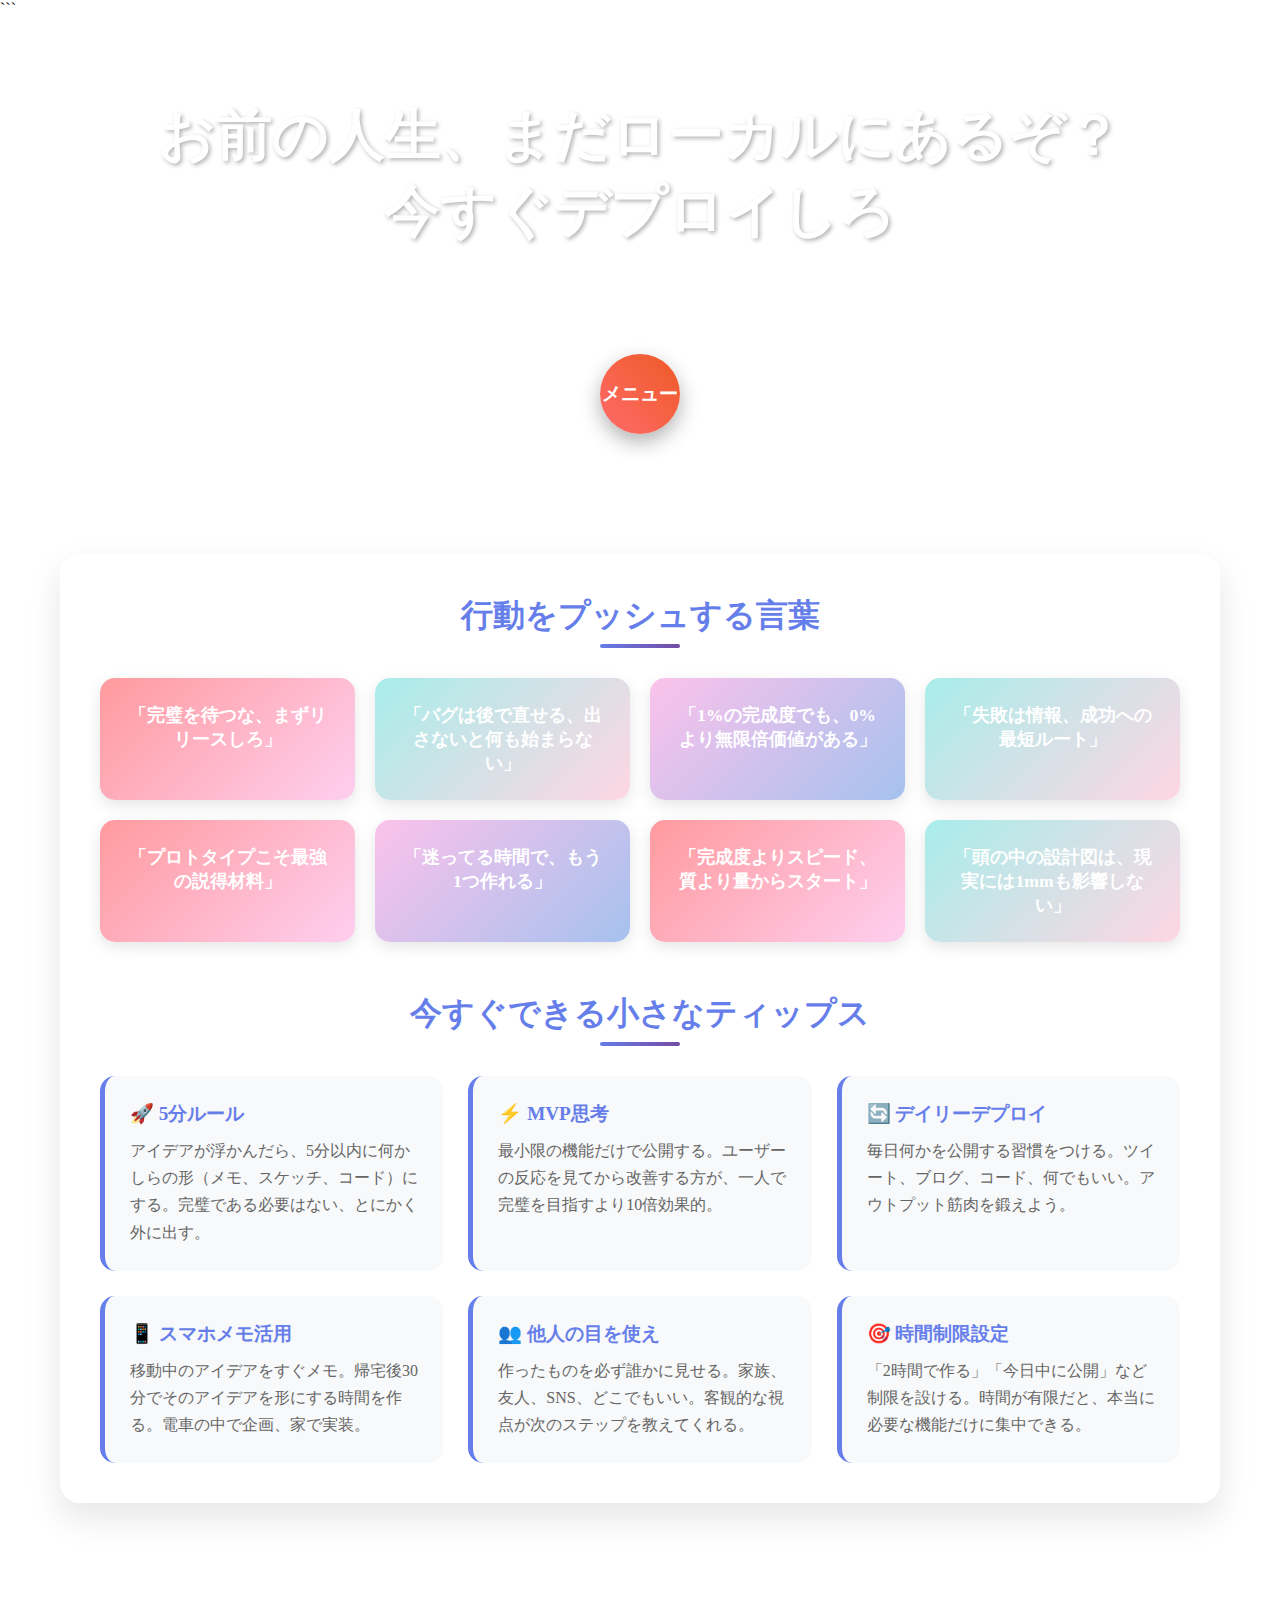
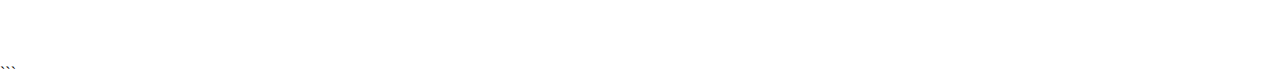
<file: index.html>
<!DOCTYPE html>

<html lang="ja">
<head>
    <meta charset="UTF-8">
    <meta name="viewport" content="width=device-width, initial-scale=1.0">
    <title>お前の人生、まだローカルにあるぞ？今すぐデプロイしろ</title>
    <style>
        * {
            margin: 0;
            padding: 0;
            box-sizing: border-box;
        }

```
    body {
        font-family: 'Arial', sans-serif;
        background: linear-gradient(135deg, #667eea 0%, #764ba2 100%);
        color: #333;
        line-height: 1.6;
        min-height: 100vh;
    }

    .container {
        max-width: 1200px;
        margin: 0 auto;
        padding: 20px;
    }

    /* ヘッダー */
    .header {
        text-align: center;
        padding: 60px 0;
        color: white;
    }

    .main-title {
        font-size: clamp(2rem, 5vw, 3.5rem);
        font-weight: bold;
        margin-bottom: 20px;
        text-shadow: 2px 2px 4px rgba(0,0,0,0.3);
        animation: pulse 2s infinite;
    }

    @keyframes pulse {
        0%, 100% { transform: scale(1); }
        50% { transform: scale(1.05); }
    }

    .subtitle {
        font-size: 1.2rem;
        opacity: 0.9;
        margin-bottom: 40px;
    }

    /* ナビゲーションボタン */
    .nav-toggle {
        position: relative;
        margin: 0 auto 60px;
    }

    .menu-btn {
        width: 80px;
        height: 80px;
        border-radius: 50%;
        background: linear-gradient(45deg, #ff6b6b, #ee5a24);
        border: none;
        color: white;
        font-size: 1.2rem;
        font-weight: bold;
        cursor: pointer;
        box-shadow: 0 8px 20px rgba(0,0,0,0.3);
        transition: all 0.3s ease;
        position: relative;
        z-index: 100;
    }

    .menu-btn:hover {
        transform: translateY(-3px);
        box-shadow: 0 12px 25px rgba(0,0,0,0.4);
    }

    .nav-menu {
        position: absolute;
        top: 100%;
        left: 50%;
        transform: translateX(-50%);
        background: white;
        border-radius: 15px;
        padding: 20px;
        box-shadow: 0 10px 30px rgba(0,0,0,0.2);
        opacity: 0;
        visibility: hidden;
        transition: all 0.3s ease;
        margin-top: 10px;
        min-width: 200px;
    }

    .nav-menu.active {
        opacity: 1;
        visibility: visible;
    }

    .nav-menu a {
        display: block;
        padding: 12px 16px;
        text-decoration: none;
        color: #333;
        border-radius: 8px;
        transition: background 0.3s ease;
        font-weight: 500;
    }

    .nav-menu a:hover {
        background: #f0f0f0;
    }

    /* メインコンテンツ */
    .main-content {
        background: white;
        border-radius: 20px;
        padding: 40px;
        box-shadow: 0 15px 35px rgba(0,0,0,0.1);
        margin-bottom: 40px;
    }

    /* 行動プッシュ言葉 */
    .push-words {
        margin-bottom: 50px;
    }

    .section-title {
        font-size: 2rem;
        color: #667eea;
        margin-bottom: 30px;
        text-align: center;
        position: relative;
    }

    .section-title::after {
        content: '';
        width: 80px;
        height: 4px;
        background: linear-gradient(45deg, #667eea, #764ba2);
        position: absolute;
        bottom: -10px;
        left: 50%;
        transform: translateX(-50%);
        border-radius: 2px;
    }

    .words-grid {
        display: grid;
        grid-template-columns: repeat(auto-fit, minmax(250px, 1fr));
        gap: 20px;
        margin-top: 40px;
    }

    .word-card {
        background: linear-gradient(135deg, #ff9a9e 0%, #fecfef 100%);
        padding: 25px;
        border-radius: 15px;
        text-align: center;
        color: white;
        font-weight: bold;
        font-size: 1.1rem;
        box-shadow: 0 5px 15px rgba(0,0,0,0.1);
        transition: transform 0.3s ease;
        cursor: pointer;
    }

    .word-card:hover {
        transform: translateY(-5px);
    }

    .word-card:nth-child(2n) {
        background: linear-gradient(135deg, #a8edea 0%, #fed6e3 100%);
    }

    .word-card:nth-child(3n) {
        background: linear-gradient(135deg, #fbc2eb 0%, #a6c1ee 100%);
    }

    /* ティップス */
    .tips {
        margin-top: 50px;
    }

    .tips-grid {
        display: grid;
        grid-template-columns: repeat(auto-fit, minmax(300px, 1fr));
        gap: 25px;
        margin-top: 40px;
    }

    .tip-card {
        background: #f8f9fa;
        padding: 25px;
        border-radius: 15px;
        border-left: 5px solid #667eea;
        transition: all 0.3s ease;
    }

    .tip-card:hover {
        transform: translateX(5px);
        box-shadow: 0 5px 20px rgba(0,0,0,0.1);
    }

    .tip-title {
        font-size: 1.2rem;
        font-weight: bold;
        color: #667eea;
        margin-bottom: 10px;
    }

    .tip-content {
        color: #666;
        line-height: 1.7;
    }

    /* フッター */
    .footer {
        text-align: center;
        padding: 40px 0;
        color: white;
        opacity: 0.8;
    }

    /* レスポンシブ */
    @media (max-width: 768px) {
        .main-content {
            padding: 25px;
        }
        
        .words-grid {
            grid-template-columns: 1fr;
        }
        
        .tips-grid {
            grid-template-columns: 1fr;
        }
    }
</style>
```

</head>
<body>
    <div class="container">
        <header class="header">
            <h1 class="main-title">お前の人生、まだローカルにあるぞ？<br>今すぐデプロイしろ</h1>
            <p class="subtitle">頭の中だけじゃ何も変わらない。まずは形にして、世界に出そう。</p>

```
        <div class="nav-toggle">
            <button class="menu-btn" onclick="toggleMenu()">メニュー</button>
            <nav class="nav-menu" id="navMenu">
                <a href="#home">ホーム</a>
                <a href="#words">行動の言葉</a>
                <a href="#tips">実践ティップス</a>
                <a href="notes.html">ノート</a>
            </nav>
        </div>
    </header>

    <main class="main-content">
        <section class="push-words" id="words">
            <h2 class="section-title">行動をプッシュする言葉</h2>
            <div class="words-grid">
                <div class="word-card">
                    「完璧を待つな、まずリリースしろ」
                </div>
                <div class="word-card">
                    「バグは後で直せる、出さないと何も始まらない」
                </div>
                <div class="word-card">
                    「1%の完成度でも、0%より無限倍価値がある」
                </div>
                <div class="word-card">
                    「失敗は情報、成功への最短ルート」
                </div>
                <div class="word-card">
                    「プロトタイプこそ最強の説得材料」
                </div>
                <div class="word-card">
                    「迷ってる時間で、もう1つ作れる」
                </div>
                <div class="word-card">
                    「完成度よりスピード、質より量からスタート」
                </div>
                <div class="word-card">
                    「頭の中の設計図は、現実には1mmも影響しない」
                </div>
            </div>
        </section>

        <section class="tips" id="tips">
            <h2 class="section-title">今すぐできる小さなティップス</h2>
            <div class="tips-grid">
                <div class="tip-card">
                    <h3 class="tip-title">🚀 5分ルール</h3>
                    <p class="tip-content">アイデアが浮かんだら、5分以内に何かしらの形（メモ、スケッチ、コード）にする。完璧である必要はない、とにかく外に出す。</p>
                </div>
                <div class="tip-card">
                    <h3 class="tip-title">⚡ MVP思考</h3>
                    <p class="tip-content">最小限の機能だけで公開する。ユーザーの反応を見てから改善する方が、一人で完璧を目指すより10倍効果的。</p>
                </div>
                <div class="tip-card">
                    <h3 class="tip-title">🔄 デイリーデプロイ</h3>
                    <p class="tip-content">毎日何かを公開する習慣をつける。ツイート、ブログ、コード、何でもいい。アウトプット筋肉を鍛えよう。</p>
                </div>
                <div class="tip-card">
                    <h3 class="tip-title">📱 スマホメモ活用</h3>
                    <p class="tip-content">移動中のアイデアをすぐメモ。帰宅後30分でそのアイデアを形にする時間を作る。電車の中で企画、家で実装。</p>
                </div>
                <div class="tip-card">
                    <h3 class="tip-title">👥 他人の目を使え</h3>
                    <p class="tip-content">作ったものを必ず誰かに見せる。家族、友人、SNS、どこでもいい。客観的な視点が次のステップを教えてくれる。</p>
                </div>
                <div class="tip-card">
                    <h3 class="tip-title">🎯 時間制限設定</h3>
                    <p class="tip-content">「2時間で作る」「今日中に公開」など制限を設ける。時間が有限だと、本当に必要な機能だけに集中できる。</p>
                </div>
            </div>
        </section>
    </main>

    <footer class="footer">
        <p>デバッグは後からでいい。まずは動くものを作ろう。</p>
    </footer>
</div>

<script>
    function toggleMenu() {
        const menu = document.getElementById('navMenu');
        menu.classList.toggle('active');
    }

    // メニュー外クリックで閉じる
    document.addEventListener('click', function(event) {
        const menu = document.getElementById('navMenu');
        const button = document.querySelector('.menu-btn');
        
        if (!menu.contains(event.target) && !button.contains(event.target)) {
            menu.classList.remove('active');
        }
    });

    // 言葉カードクリック時のアニメーション
    document.querySelectorAll('.word-card').forEach(card => {
        card.addEventListener('click', function() {
            this.style.transform = 'scale(0.95)';
            setTimeout(() => {
                this.style.transform = 'translateY(-5px)';
            }, 150);
        });
    });

    // スムーススクロール
    document.querySelectorAll('a[href^="#"]').forEach(anchor => {
        anchor.addEventListener('click', function (e) {
            e.preventDefault();
            const target = document.querySelector(this.getAttribute('href'));
            if (target) {
                target.scrollIntoView({
                    behavior: 'smooth',
                    block: 'start'
                });
            }
        });
    });
</script>
```

</body>
</html>
</file>
